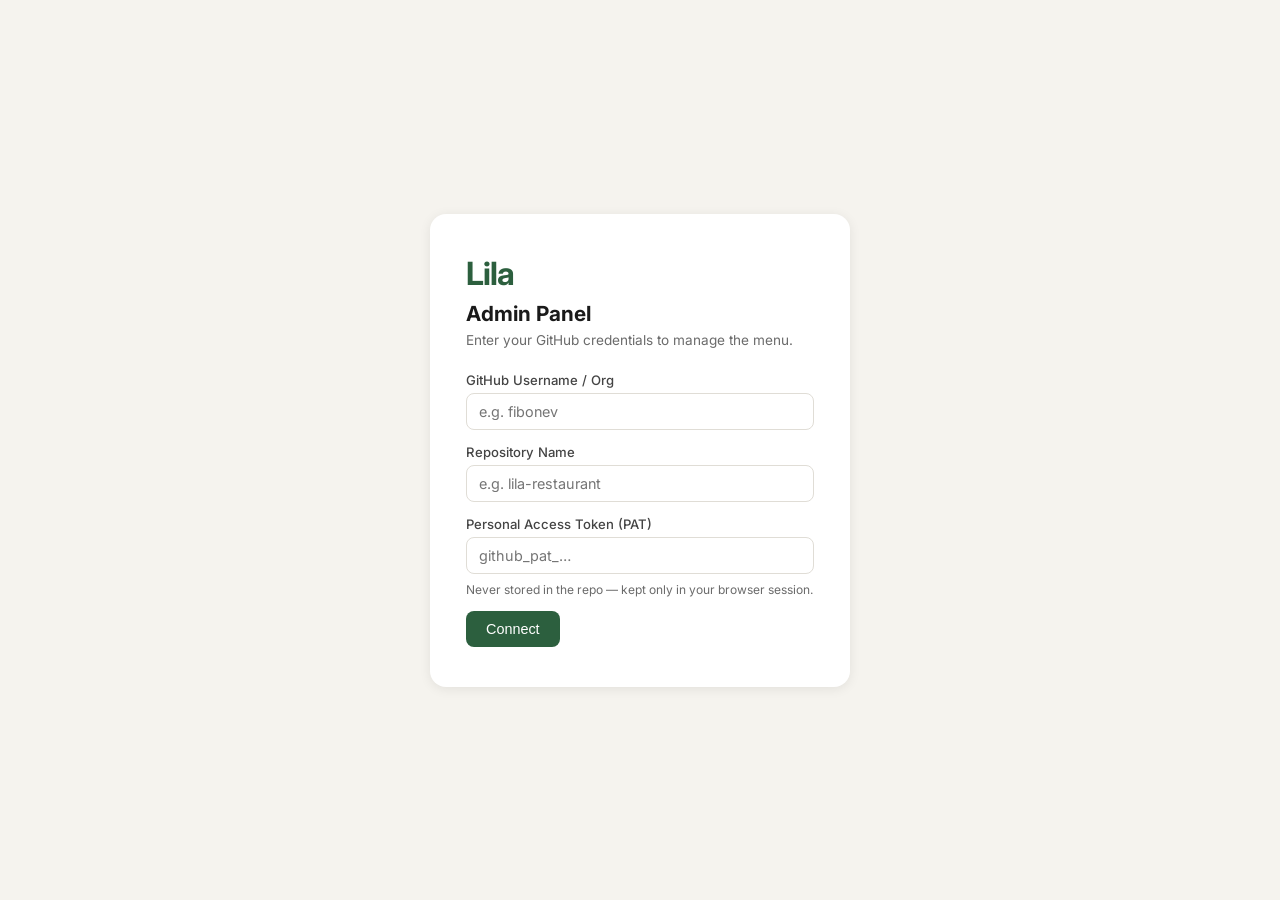
<file: admin/index.html>
<!DOCTYPE html>
<html lang="en">
<head>
  <meta charset="UTF-8" />
  <meta name="viewport" content="width=device-width, initial-scale=1.0" />
  <title>Lila Admin Panel</title>
  <link href="https://fonts.googleapis.com/css2?family=Inter:wght@300;400;500;600&display=swap" rel="stylesheet" />
  <link rel="stylesheet" href="admin.css" />
</head>
<body>

  <!-- Login screen -->
  <div id="login-screen" class="login-screen">
    <div class="login-card">
      <div class="login-logo">Lila</div>
      <h1>Admin Panel</h1>
      <p class="login-sub">Enter your GitHub credentials to manage the menu.</p>
      <form id="login-form">
        <div class="field">
          <label for="gh-owner">GitHub Username / Org</label>
          <input type="text" id="gh-owner" placeholder="e.g. fibonev" required autocomplete="off" />
        </div>
        <div class="field">
          <label for="gh-repo">Repository Name</label>
          <input type="text" id="gh-repo" placeholder="e.g. lila-restaurant" required autocomplete="off" />
        </div>
        <div class="field">
          <label for="gh-pat">Personal Access Token (PAT)</label>
          <input type="password" id="gh-pat" placeholder="github_pat_…" required autocomplete="off" />
          <span class="field-hint">Never stored in the repo — kept only in your browser session.</span>
        </div>
        <div id="login-error" class="error-msg hidden"></div>
        <button type="submit" class="btn-primary" id="login-btn">Connect</button>
      </form>
    </div>
  </div>

  <!-- Dashboard -->
  <div id="dashboard" class="hidden">

    <aside class="sidebar">
      <div class="sidebar-logo">Lila</div>
      <nav class="sidebar-nav">
        <button class="sidebar-btn active" data-view="items">Menu Items</button>
        <button class="sidebar-btn" data-view="toppings">Toppings</button>
      </nav>
      <button class="sidebar-btn danger" id="logout-btn">Log out</button>
    </aside>

    <div class="dashboard-main">
      <header class="dash-header">
        <div>
          <h2 id="dash-title">Menu Items</h2>
          <p id="dash-subtitle" class="dash-sub"></p>
        </div>
        <button class="btn-primary" id="add-item-btn">+ Add Item</button>
      </header>

      <div class="dash-toolbar">
        <input type="search" id="admin-search" placeholder="Search items…" />
        <select id="admin-cat-filter">
          <option value="">All categories</option>
          <option>Wrap</option>
          <option>Meal</option>
          <option>Hummus Bowl</option>
          <option>Sides</option>
          <option>Salads</option>
          <option>Desserts</option>
          <option>Drinks</option>
          <option>Sauces</option>
        </select>
      </div>

      <div id="items-view">
        <table class="items-table">
          <thead>
            <tr>
              <th>Image</th>
              <th>Title</th>
              <th>Category</th>
              <th>Dietary</th>
              <th>Price</th>
              <th>Available</th>
              <th>Actions</th>
            </tr>
          </thead>
          <tbody id="items-tbody"></tbody>
        </table>
      </div>

      <div id="toppings-view" class="hidden">
        <table class="items-table">
          <thead>
            <tr>
              <th>Title</th>
              <th>Dietary</th>
              <th>Price</th>
              <th>Actions</th>
            </tr>
          </thead>
          <tbody id="toppings-tbody"></tbody>
        </table>
        <button class="btn-outline" id="add-topping-btn" style="margin-top:16px">+ Add Topping</button>
      </div>

      <div id="save-banner" class="save-banner hidden">
        <span id="save-msg"></span>
        <button class="btn-primary" id="save-btn">Save all changes to GitHub</button>
      </div>
    </div>
  </div>

  <!-- Item modal -->
  <div id="item-modal" class="modal-overlay hidden" role="dialog" aria-modal="true">
    <div class="modal">
      <div class="modal-header">
        <h3 id="modal-title">Add Item</h3>
        <button class="modal-close" id="modal-close" aria-label="Close">&times;</button>
      </div>
      <form id="item-form">
        <input type="hidden" id="item-id" />
        <div class="form-row">
          <div class="field">
            <label for="f-title">Title *</label>
            <input type="text" id="f-title" required />
          </div>
          <div class="field">
            <label for="f-price">Price (€) *</label>
            <input type="number" id="f-price" step="0.5" min="0" required />
          </div>
        </div>
        <div class="field">
          <label for="f-desc">Description *</label>
          <textarea id="f-desc" rows="2" required></textarea>
        </div>
        <div class="form-row">
          <div class="field">
            <label for="f-category">Category *</label>
            <select id="f-category" required>
              <option value="">Select…</option>
              <option>Wrap</option>
              <option>Meal</option>
              <option>Hummus Bowl</option>
              <option>Sides</option>
              <option>Salads</option>
              <option>Desserts</option>
              <option>Drinks</option>
              <option>Sauces</option>
            </select>
          </div>
          <div class="field">
            <label for="f-dietary">Dietary *</label>
            <select id="f-dietary" required>
              <option value="">Select…</option>
              <option>Meat</option>
              <option>Vegetarian</option>
              <option>Vegan</option>
              <option>Gluten Free</option>
            </select>
          </div>
        </div>
        <div class="form-row checkboxes">
          <label class="checkbox-label">
            <input type="checkbox" id="f-can-vegan" />
            Can be Vegan
          </label>
          <label class="checkbox-label">
            <input type="checkbox" id="f-available" checked />
            Available
          </label>
        </div>
        <div class="field">
          <label>Image</label>
          <div class="img-upload-wrap" id="img-upload-wrap">
            <div id="img-preview" class="img-preview hidden"></div>
            <label class="btn-outline upload-label" for="f-image">
              📷 Upload photo
              <input type="file" id="f-image" accept="image/*" class="hidden" />
            </label>
            <span id="img-current" class="field-hint"></span>
          </div>
        </div>
        <div id="form-error" class="error-msg hidden"></div>
        <div class="modal-actions">
          <button type="button" class="btn-outline" id="modal-cancel">Cancel</button>
          <button type="submit" class="btn-primary">Save Item</button>
        </div>
      </form>
    </div>
  </div>

  <!-- Topping modal -->
  <div id="topping-modal" class="modal-overlay hidden" role="dialog" aria-modal="true">
    <div class="modal modal-sm">
      <div class="modal-header">
        <h3 id="topping-modal-title">Add Topping</h3>
        <button class="modal-close" id="topping-modal-close">&times;</button>
      </div>
      <form id="topping-form">
        <input type="hidden" id="t-id" />
        <div class="field">
          <label for="t-title">Title *</label>
          <input type="text" id="t-title" required />
        </div>
        <div class="form-row">
          <div class="field">
            <label for="t-price">Price (€) *</label>
            <input type="number" id="t-price" step="0.5" min="0" required />
          </div>
          <div class="field">
            <label for="t-dietary">Dietary *</label>
            <select id="t-dietary" required>
              <option value="">Select…</option>
              <option>Meat</option>
              <option>Vegetarian</option>
              <option>Vegan</option>
            </select>
          </div>
        </div>
        <div id="topping-form-error" class="error-msg hidden"></div>
        <div class="modal-actions">
          <button type="button" class="btn-outline" id="topping-cancel">Cancel</button>
          <button type="submit" class="btn-primary">Save Topping</button>
        </div>
      </form>
    </div>
  </div>

  <!-- Delete confirm -->
  <div id="confirm-modal" class="modal-overlay hidden" role="dialog" aria-modal="true">
    <div class="modal modal-sm">
      <div class="modal-header">
        <h3>Delete Item</h3>
        <button class="modal-close" id="confirm-close">&times;</button>
      </div>
      <p id="confirm-msg" style="padding: 0 0 20px;"></p>
      <div class="modal-actions">
        <button class="btn-outline" id="confirm-cancel">Cancel</button>
        <button class="btn-danger" id="confirm-ok">Delete</button>
      </div>
    </div>
  </div>

  <div id="toast" class="toast hidden"></div>

  <script src="admin.js"></script>
</body>
</html>
</file>
<file: admin/admin.css>
@import url('https://fonts.googleapis.com/css2?family=Inter:wght@300;400;500;600&display=swap');

*, *::before, *::after { box-sizing: border-box; margin: 0; padding: 0; }
html { height: 100%; }
body { font-family: 'Inter', system-ui, sans-serif; background: #F5F3EE; color: #1A1A1A; min-height: 100vh; }

:root {
  --green: #2C5F3E;
  --green-mid: #4A8C63;
  --green-light: #E8F5EE;
  --red: #C0392B;
  --red-light: #FDEDEC;
  --border: #E0DDD6;
  --bg: #F5F3EE;
  --card: #FFFFFF;
  --text2: #6B6B6B;
  --radius: 10px;
  --shadow: 0 2px 12px rgba(0,0,0,0.08);
}

a { color: var(--green); }
input, select, textarea {
  font-family: inherit;
  font-size: 0.9rem;
  border: 1.5px solid var(--border);
  border-radius: 8px;
  padding: 9px 12px;
  width: 100%;
  background: #fff;
  color: #1A1A1A;
  transition: border-color 0.18s;
}
input:focus, select:focus, textarea:focus {
  outline: none;
  border-color: var(--green-mid);
  box-shadow: 0 0 0 3px rgba(74,140,99,0.12);
}
textarea { resize: vertical; }

/* ─── Buttons ────────────────────────────────────────────── */
.btn-primary {
  background: var(--green);
  color: #fff;
  border: none;
  border-radius: 8px;
  padding: 10px 20px;
  font-size: 0.9rem;
  font-weight: 500;
  cursor: pointer;
  transition: background 0.18s;
  white-space: nowrap;
}
.btn-primary:hover { background: var(--green-mid); }
.btn-outline {
  background: transparent;
  color: var(--green);
  border: 1.5px solid var(--green);
  border-radius: 8px;
  padding: 9px 20px;
  font-size: 0.9rem;
  font-weight: 500;
  cursor: pointer;
  transition: all 0.18s;
}
.btn-outline:hover { background: var(--green-light); }
.btn-danger {
  background: var(--red);
  color: #fff;
  border: none;
  border-radius: 8px;
  padding: 10px 20px;
  font-size: 0.9rem;
  font-weight: 500;
  cursor: pointer;
}
.btn-danger:hover { background: #a93226; }

/* ─── Login ──────────────────────────────────────────────── */
.login-screen {
  min-height: 100vh;
  display: flex;
  align-items: center;
  justify-content: center;
  padding: 24px;
}
.login-card {
  background: var(--card);
  border-radius: 16px;
  box-shadow: var(--shadow);
  padding: 40px 36px;
  width: 100%;
  max-width: 420px;
}
.login-logo {
  font-size: 2rem;
  font-weight: 700;
  color: var(--green);
  margin-bottom: 8px;
  letter-spacing: -1px;
}
.login-card h1 { font-size: 1.3rem; margin-bottom: 6px; }
.login-sub { color: var(--text2); font-size: 0.85rem; margin-bottom: 24px; }
.login-help {
  margin-top: 20px;
  font-size: 0.78rem;
  color: var(--text2);
  line-height: 1.6;
}

/* ─── Fields ─────────────────────────────────────────────── */
.field { display: flex; flex-direction: column; gap: 5px; margin-bottom: 14px; }
.field label { font-size: 0.82rem; font-weight: 500; color: #444; }
.field-hint { font-size: 0.75rem; color: var(--text2); margin-top: 3px; }
.form-row { display: grid; grid-template-columns: 1fr 1fr; gap: 12px; }
.checkboxes { align-items: center; gap: 20px; margin-bottom: 14px; }
.checkbox-label {
  display: flex;
  align-items: center;
  gap: 8px;
  font-size: 0.88rem;
  cursor: pointer;
}
.checkbox-label input { width: auto; }

/* ─── Layout ─────────────────────────────────────────────── */
#dashboard {
  display: flex;
  min-height: 100vh;
}
.sidebar {
  width: 220px;
  flex-shrink: 0;
  background: var(--green);
  display: flex;
  flex-direction: column;
  padding: 24px 16px;
  gap: 6px;
}
.sidebar-logo {
  color: #fff;
  font-size: 1.6rem;
  font-weight: 700;
  margin-bottom: 20px;
  letter-spacing: -0.5px;
}
.sidebar-btn {
  background: transparent;
  color: rgba(255,255,255,0.75);
  border: none;
  border-radius: 8px;
  padding: 10px 14px;
  font-size: 0.88rem;
  font-weight: 500;
  cursor: pointer;
  text-align: left;
  transition: all 0.18s;
}
.sidebar-btn:hover, .sidebar-btn.active {
  background: rgba(255,255,255,0.15);
  color: #fff;
}
.sidebar-btn.danger { margin-top: auto; color: rgba(255,180,180,0.85); }
.sidebar-btn.danger:hover { background: rgba(220,80,80,0.2); color: #fff; }

.dashboard-main {
  flex: 1;
  display: flex;
  flex-direction: column;
  padding: 28px 32px;
  overflow-x: auto;
}
.dash-header {
  display: flex;
  align-items: flex-start;
  justify-content: space-between;
  margin-bottom: 20px;
  gap: 16px;
  flex-wrap: wrap;
}
.dash-header h2 { font-size: 1.4rem; }
.dash-sub { font-size: 0.83rem; color: var(--text2); margin-top: 2px; }

.dash-toolbar {
  display: flex;
  gap: 12px;
  margin-bottom: 20px;
  flex-wrap: wrap;
}
.dash-toolbar input { max-width: 260px; }
.dash-toolbar select { max-width: 200px; }

/* ─── Table ──────────────────────────────────────────────── */
.items-table {
  width: 100%;
  border-collapse: collapse;
  background: var(--card);
  border-radius: var(--radius);
  overflow: hidden;
  box-shadow: var(--shadow);
  font-size: 0.88rem;
}
.items-table th {
  background: #F0EDE6;
  text-align: left;
  padding: 12px 14px;
  font-size: 0.78rem;
  font-weight: 600;
  color: #555;
  text-transform: uppercase;
  letter-spacing: 0.4px;
  white-space: nowrap;
}
.items-table td {
  padding: 10px 14px;
  border-top: 1px solid var(--border);
  vertical-align: middle;
}
.items-table tr:hover td { background: #FAFAF8; }
.thumb {
  width: 48px;
  height: 36px;
  border-radius: 6px;
  object-fit: cover;
  background: var(--green-light);
  display: flex;
  align-items: center;
  justify-content: center;
  font-size: 1.2rem;
  overflow: hidden;
}
.thumb img { width: 100%; height: 100%; object-fit: cover; border-radius: 6px; }
.badge-sm {
  display: inline-block;
  padding: 2px 8px;
  border-radius: 99px;
  font-size: 0.72rem;
  font-weight: 500;
}
.badge-meat        { background: #FDEDEC; color: #C0392B; }
.badge-vegetarian  { background: #EAFAF1; color: #1E8449; }
.badge-vegan       { background: #E8F5EE; color: #1A5C3A; }
.badge-gluten-free { background: #FEF9E7; color: #D68910; }
.avail-dot {
  width: 10px; height: 10px;
  border-radius: 50%;
  display: inline-block;
}
.avail-dot.on  { background: #2ECC71; }
.avail-dot.off { background: #BDC3C7; }
.action-btns { display: flex; gap: 6px; }
.btn-edit {
  padding: 5px 12px;
  font-size: 0.8rem;
  background: var(--green-light);
  color: var(--green);
  border: none;
  border-radius: 6px;
  cursor: pointer;
  font-weight: 500;
}
.btn-edit:hover { background: #d0ead8; }
.btn-del {
  padding: 5px 12px;
  font-size: 0.8rem;
  background: var(--red-light);
  color: var(--red);
  border: none;
  border-radius: 6px;
  cursor: pointer;
  font-weight: 500;
}
.btn-del:hover { background: #f5c6c2; }

/* ─── Save banner ────────────────────────────────────────── */
.save-banner {
  position: sticky;
  bottom: 0;
  margin: auto -32px -28px;
  background: var(--green);
  color: #fff;
  padding: 14px 28px;
  display: flex;
  align-items: center;
  justify-content: space-between;
  gap: 16px;
  font-size: 0.9rem;
}
.save-banner .btn-primary {
  background: #fff;
  color: var(--green);
  flex-shrink: 0;
}
.save-banner .btn-primary:hover { background: #e8f5ee; }

/* ─── Modal ──────────────────────────────────────────────── */
.modal-overlay {
  position: fixed;
  inset: 0;
  background: rgba(0,0,0,0.45);
  z-index: 200;
  display: flex;
  align-items: center;
  justify-content: center;
  padding: 20px;
}
.modal {
  background: var(--card);
  border-radius: 16px;
  width: 100%;
  max-width: 560px;
  max-height: 90vh;
  overflow-y: auto;
  padding: 28px;
  box-shadow: 0 8px 40px rgba(0,0,0,0.18);
}
.modal-sm { max-width: 380px; }
.modal-header {
  display: flex;
  align-items: center;
  justify-content: space-between;
  margin-bottom: 20px;
}
.modal-header h3 { font-size: 1.1rem; }
.modal-close {
  font-size: 1.4rem;
  color: var(--text2);
  background: none;
  border: none;
  cursor: pointer;
  line-height: 1;
  padding: 2px 6px;
  border-radius: 4px;
}
.modal-close:hover { background: var(--border); }
.modal-actions {
  display: flex;
  justify-content: flex-end;
  gap: 10px;
  margin-top: 20px;
}

/* ─── Image upload ───────────────────────────────────────── */
.img-upload-wrap { display: flex; align-items: center; gap: 12px; flex-wrap: wrap; }
.img-preview {
  width: 72px; height: 54px;
  border-radius: 8px;
  object-fit: cover;
  border: 1px solid var(--border);
  overflow: hidden;
}
.img-preview img { width: 100%; height: 100%; object-fit: cover; }
.upload-label {
  cursor: pointer;
  display: inline-flex;
  align-items: center;
  gap: 6px;
  padding: 8px 16px;
  font-size: 0.85rem;
}
.upload-label input { display: none; }

/* ─── Toast ──────────────────────────────────────────────── */
.toast {
  position: fixed;
  bottom: 24px;
  right: 24px;
  background: #1A1A1A;
  color: #fff;
  padding: 12px 20px;
  border-radius: 8px;
  font-size: 0.88rem;
  z-index: 999;
  box-shadow: var(--shadow);
  animation: slideUp 0.2s ease;
}
.toast.success { background: var(--green); }
.toast.error   { background: var(--red); }
@keyframes slideUp {
  from { opacity: 0; transform: translateY(10px); }
  to   { opacity: 1; transform: translateY(0); }
}

/* ─── Utilities ──────────────────────────────────────────── */
.hidden { display: none !important; }
.error-msg {
  background: var(--red-light);
  color: var(--red);
  padding: 10px 14px;
  border-radius: 8px;
  font-size: 0.85rem;
  margin-bottom: 12px;
}

/* ─── Sidebar nav (desktop) ──────────────────────────────── */
.sidebar-nav {
  display: flex;
  flex-direction: column;
  gap: 4px;
}

/* ─── Mobile ─────────────────────────────────────────────── */
@media (max-width: 640px) {
  /* Login */
  .login-card { padding: 28px 20px; }

  /* Dashboard: stack vertically */
  #dashboard { flex-direction: column; }

  /* Sidebar → horizontal top bar */
  .sidebar {
    width: 100%;
    flex-direction: row;
    align-items: center;
    padding: 10px 14px;
    gap: 6px;
    overflow-x: auto;
    scrollbar-width: none;
  }
  .sidebar::-webkit-scrollbar { display: none; }
  .sidebar-logo {
    margin-bottom: 0;
    margin-right: 6px;
    font-size: 1.3rem;
    flex-shrink: 0;
  }
  .sidebar-nav {
    flex-direction: row;
    gap: 4px;
    flex: 1;
  }
  .sidebar-btn { padding: 8px 12px; font-size: 0.82rem; white-space: nowrap; }
  .sidebar-btn.danger { margin-top: 0; margin-left: auto; flex-shrink: 0; }

  /* Main content */
  .dashboard-main { padding: 16px 14px; }

  /* Header stacks, button full width */
  .dash-header { flex-direction: column; gap: 10px; }
  .dash-header .btn-primary { width: 100%; justify-content: center; }

  /* Toolbar stacks */
  .dash-toolbar { flex-direction: column; }
  .dash-toolbar input,
  .dash-toolbar select { max-width: 100%; }

  /* Table: hide non-essential columns so it fits without scrolling */
  /* Items table columns: 1=Image 2=Title 3=Category 4=Dietary 5=Price 6=Available 7=Actions */
  #items-view .items-table th:nth-child(1),
  #items-view .items-table td:nth-child(1),
  #items-view .items-table th:nth-child(3),
  #items-view .items-table td:nth-child(3),
  #items-view .items-table th:nth-child(6),
  #items-view .items-table td:nth-child(6) { display: none; }

  .items-table { width: 100%; }
  .items-table th,
  .items-table td { padding: 10px 10px; }
  .badge-sm { font-size: 0.68rem; padding: 2px 6px; }

  /* Bigger tap targets on table buttons */
  .btn-edit, .btn-del { padding: 8px 14px; }

  /* Form rows stack */
  .form-row { grid-template-columns: 1fr; }

  /* Save banner stacks */
  .save-banner {
    flex-direction: column;
    align-items: stretch;
    text-align: center;
    margin: auto -14px -16px;
    padding: 14px 16px;
    gap: 10px;
  }
  .save-banner .btn-primary { width: 100%; }

  /* Modal slides up from bottom */
  .modal-overlay { align-items: flex-end; padding: 0; }
  .modal {
    border-radius: 20px 20px 0 0;
    max-height: 92vh;
    padding: 20px 18px;
  }
  .modal-sm { max-width: 100%; }
  .modal-actions { flex-direction: column-reverse; }
  .modal-actions button { width: 100%; justify-content: center; }

  /* Toast full width */
  .toast { left: 14px; right: 14px; bottom: 14px; text-align: center; }
}
</file>
